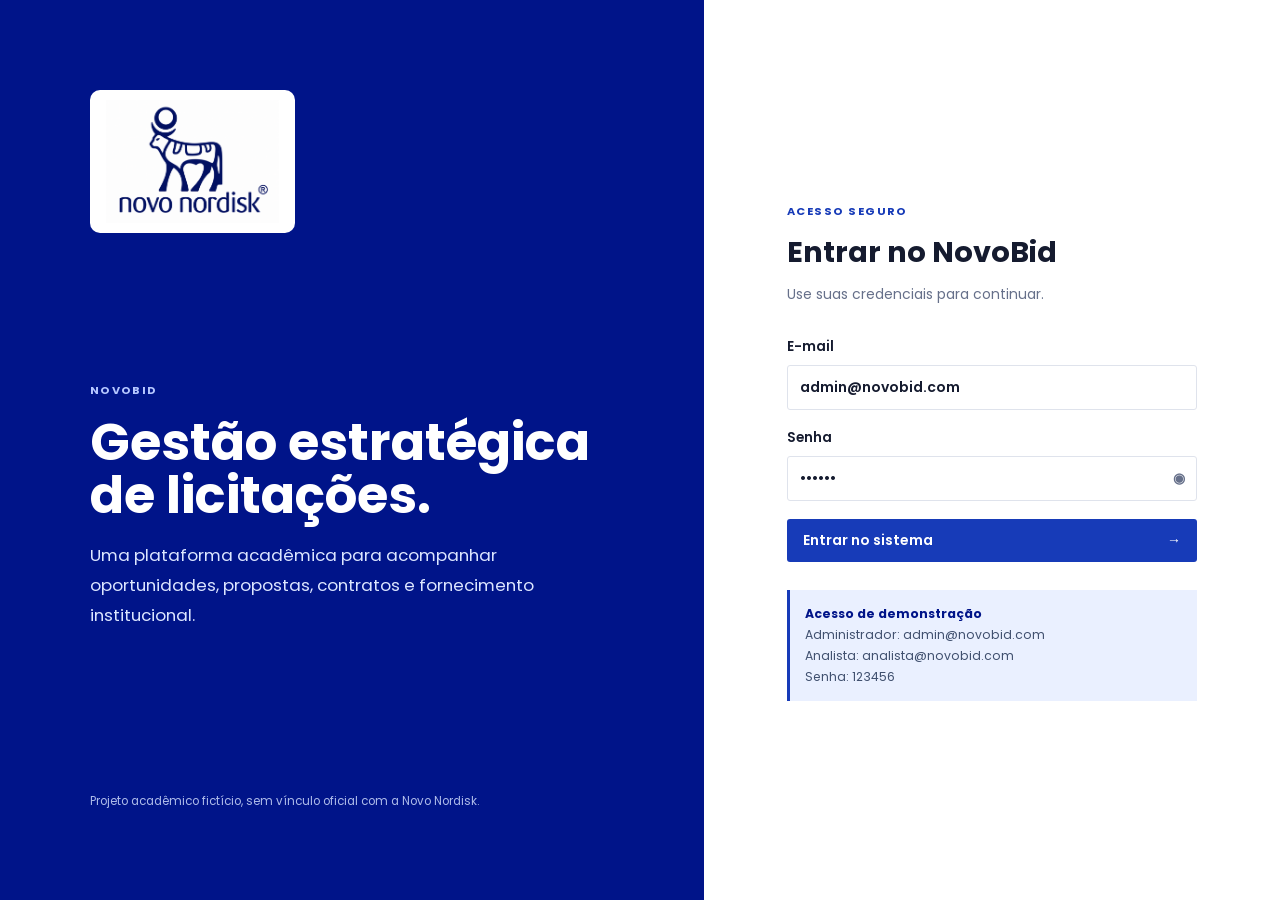
<file: frontend/index.html>
<!DOCTYPE html><html lang="pt-BR"><head><meta charset="UTF-8"><meta name="viewport" content="width=device-width,initial-scale=1"><meta name="theme-color" content="#001489"><title>NovoBid | Acesso</title><link rel="preconnect" href="https://fonts.googleapis.com"><link rel="preconnect" href="https://fonts.gstatic.com" crossorigin><link href="https://fonts.googleapis.com/css2?family=Poppins:wght@400;500;600;700&display=swap" rel="stylesheet"><link rel="stylesheet" href="css/style.css"></head><body class="login-body"><main class="login-layout"><section class="login-brand"><img src="assets/logo-novo-nordisk.png" alt="Novo Nordisk" class="login-logo"><div><span class="eyebrow">NOVOBID</span><h1>Gestão estratégica de licitações.</h1><p>Uma plataforma acadêmica para acompanhar oportunidades, propostas, contratos e fornecimento institucional.</p></div><small>Projeto acadêmico fictício, sem vínculo oficial com a Novo Nordisk.</small></section><section class="login-panel"><form class="login-card" id="login-form"><span class="eyebrow">ACESSO SEGURO</span><h2>Entrar no NovoBid</h2><p>Use suas credenciais para continuar.</p><label class="field"><span>E-mail</span><input type="email" name="email" value="admin@novobid.com" required></label><label class="field"><span>Senha</span><div class="password-wrap"><input id="senha" type="password" name="senha" value="123456" required><button type="button" class="icon-button" id="mostrar-senha" aria-label="Mostrar senha">◉</button></div></label><button class="btn btn-primary btn-large" type="submit">Entrar no sistema <span>→</span></button><div id="login-message" class="form-message"></div><div class="demo-box"><strong>Acesso de demonstração</strong><span>Administrador: admin@novobid.com</span><span>Analista: analista@novobid.com</span><span>Senha: 123456</span></div></form></section></main><script src="js/api.js"></script><script src="js/login.js"></script></body></html>
</file>
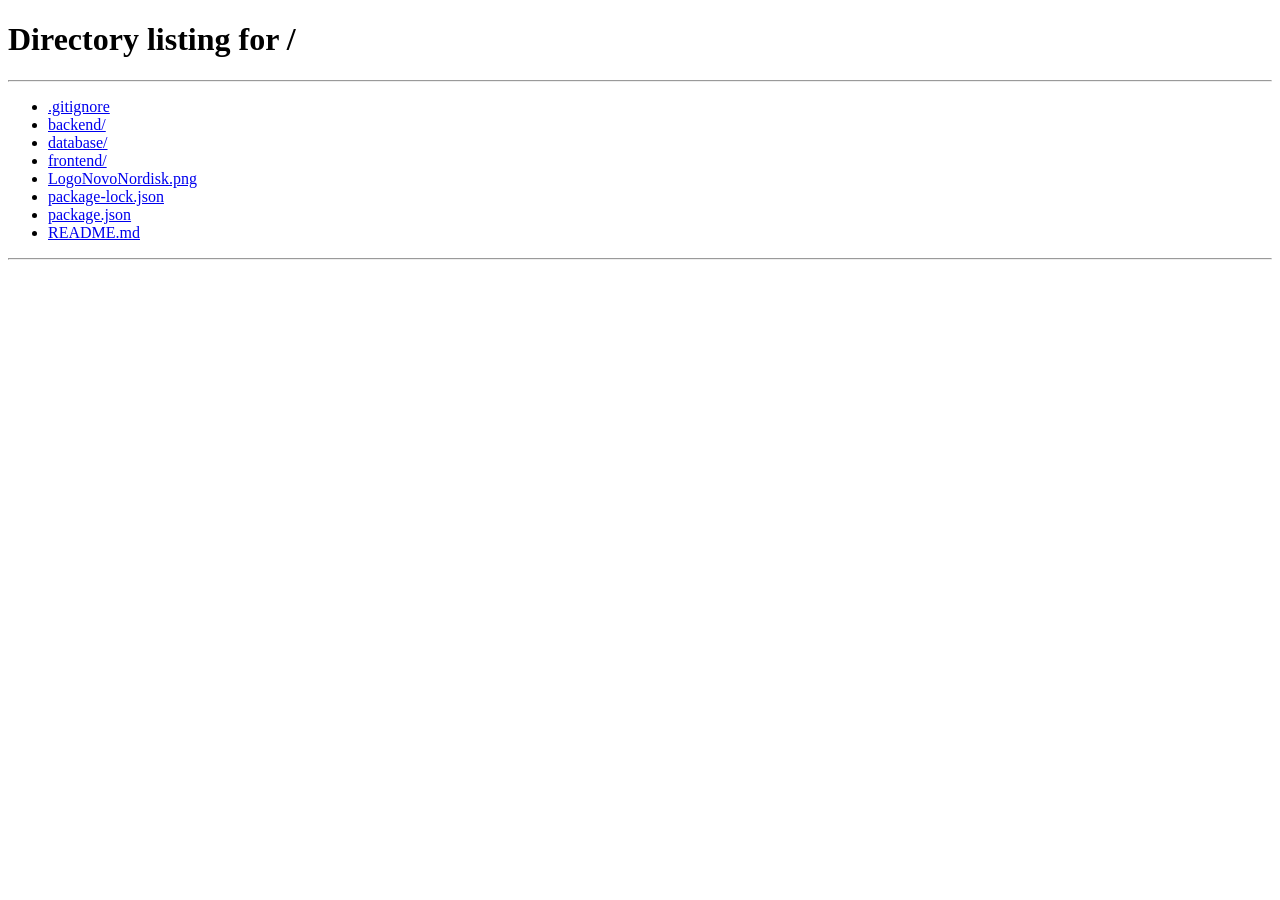
<file: frontend/dashboard.html>
<!DOCTYPE html><html lang="pt-BR"><head><meta charset="UTF-8"><meta name="viewport" content="width=device-width,initial-scale=1"><meta name="theme-color" content="#001489"><title>NovoBid | Gestão de Licitações</title><link rel="preconnect" href="https://fonts.googleapis.com"><link rel="preconnect" href="https://fonts.gstatic.com" crossorigin><link href="https://fonts.googleapis.com/css2?family=Poppins:wght@400;500;600;700&display=swap" rel="stylesheet"><link rel="stylesheet" href="css/style.css"></head><body><div class="app-shell"><aside class="sidebar" id="sidebar"><div class="brand"><img src="assets/logo-novo-nordisk.png" alt="Novo Nordisk"><div><strong>NovoBid</strong><small>Licitações & fornecimento</small></div></div><nav class="menu"><span>GESTÃO</span><button class="active" data-section="dashboard">Visão geral</button><button data-section="licitacoes">Licitações</button><button data-section="contratos">Contratos e entregas</button><span>CADASTROS</span><button data-section="orgaos">Órgãos compradores</button><button data-section="medicamentos">Medicamentos</button><button data-section="responsaveis">Responsáveis</button><button data-section="calendario">Agenda de prazos</button></nav><div class="sidebar-profile"><div class="avatar" id="sidebar-avatar">A</div><div><strong id="sidebar-name">Usuário</strong><small id="sidebar-role">Perfil</small></div><button id="logout" class="logout">Sair</button></div></aside><div class="content-shell"><header class="topbar"><button id="mobile-menu" class="mobile-menu">☰</button><div><p class="breadcrumb">NOVOBID / <span id="breadcrumb-page">Visão geral</span></p><h1 id="page-title">Visão geral</h1></div><button class="btn btn-primary" id="quick-new">+ Nova licitação</button></header><main class="main-content"><section id="dashboard" class="page-section active"><div class="intro"><div><span class="eyebrow">PAINEL OPERACIONAL</span><h2 id="welcome-title">Olá!</h2><p>Priorize os processos com prazo próximo e acompanhe contratos ativos.</p></div><div class="intro-date" id="today"></div></div><div class="stats-grid"><article><small>LICITAÇÕES EM ANDAMENTO</small><strong id="total-abertas">0</strong><span>Processos abertos ou em análise</span></article><article><small>CONTRATOS ATIVOS</small><strong id="total-ativos">R$ 0,00</strong><span>Valor contratado em vigência</span></article><article><small>ÓRGÃOS CADASTRADOS</small><strong id="total-orgaos">0</strong><span>Compradores institucionais</span></article><article><small>MEDICAMENTOS</small><strong id="total-medicamentos">0</strong><span>Itens disponíveis no catálogo</span></article></div><div class="dashboard-grid"><article class="panel"><div class="panel-head"><div><h3>Próximos prazos</h3><p>Licitações que exigem acompanhamento</p></div><button class="text-button" data-go="licitacoes">Ver todas</button></div><div id="upcoming-list" class="priority-list"></div></article><article class="panel chart-panel"><div class="panel-head"><div><h3>Volume por mês</h3><p>Processos cadastrados</p></div></div><canvas id="monthly-chart" height="230"></canvas></article></div></section><section id="licitacoes" class="page-section"><div class="section-toolbar"><input class="search-input" id="busca-licitacoes" placeholder="Pesquisar por processo, órgão ou medicamento"><button class="btn btn-primary" onclick="abrirLicitacao()">+ Nova licitação</button></div><div class="panel table-panel"><table><thead><tr><th>Processo</th><th>Órgão</th><th>Medicamento</th><th>Prazo</th><th>Status</th><th></th></tr></thead><tbody id="lista-licitacoes"></tbody></table></div></section><section id="contratos" class="page-section"><div class="section-toolbar"><input class="search-input" id="busca-contratos" placeholder="Pesquisar contrato ou órgão"><button class="btn btn-primary" onclick="abrirContrato()">+ Novo contrato</button></div><div class="panel table-panel"><table><thead><tr><th>Contrato</th><th>Licitação</th><th>Órgão</th><th>Entrega</th><th>Valor</th><th>Status</th><th></th></tr></thead><tbody id="lista-contratos"></tbody></table></div></section><section id="orgaos" class="page-section"><div class="section-toolbar"><input class="search-input" id="busca-orgaos" placeholder="Pesquisar órgão, cidade ou CNPJ"><button class="btn btn-primary" onclick="abrirOrgao()">+ Novo órgão</button></div><div class="panel table-panel"><table><thead><tr><th>Órgão comprador</th><th>CNPJ</th><th>Localidade</th><th>Contato</th><th>Processos</th><th></th></tr></thead><tbody id="lista-orgaos"></tbody></table></div></section><section id="medicamentos" class="page-section"><div class="section-toolbar"><input class="search-input" id="busca-medicamentos" placeholder="Pesquisar medicamento ou princípio ativo"><button class="btn btn-primary" onclick="abrirMedicamento()">+ Novo medicamento</button></div><div class="panel table-panel"><table><thead><tr><th>Medicamento</th><th>Princípio ativo</th><th>Apresentação</th><th>Estoque</th><th>Validade</th><th></th></tr></thead><tbody id="lista-medicamentos"></tbody></table></div></section><section id="responsaveis" class="page-section"><div class="section-toolbar"><input class="search-input" id="busca-responsaveis" placeholder="Pesquisar nome ou cargo"><button class="btn btn-primary" onclick="abrirResponsavel()">+ Novo responsável</button></div><div class="panel table-panel"><table><thead><tr><th>Responsável</th><th>Cargo</th><th>Contato</th><th>E-mail</th><th>Processos</th><th></th></tr></thead><tbody id="lista-responsaveis"></tbody></table></div></section><section id="calendario" class="page-section"><div class="calendar-controls"><button id="prev-month">←</button><h2 id="calendar-title"></h2><button id="next-month">→</button></div><div class="calendar" id="calendar-grid"></div></section></main><footer>Projeto acadêmico fictício, sem vínculo oficial com a Novo Nordisk.</footer></div></div><div class="modal" id="modal"><div class="modal-card"><div class="modal-header"><div><span class="eyebrow">NOVOBID</span><h2 id="modal-title">Cadastro</h2></div><button onclick="fecharModal()">×</button></div><form id="modal-form"></form></div></div><div class="toast-container" id="toast-container"></div><script src="js/api.js"></script><script src="js/app.js"></script></body></html>
</file>
<file: frontend/css/style.css>
:root{--navy:#001489;--blue:#173bb8;--blue-soft:#eaf0ff;--ink:#151b2f;--muted:#66708a;--line:#dfe3ec;--bg:#f6f7fb;--white:#fff;--danger:#b42318}*{box-sizing:border-box}body{margin:0;font-family:Poppins,Arial,sans-serif;background:var(--bg);color:var(--ink);font-size:14px}button,input,select,textarea{font:inherit}button{cursor:pointer}.login-layout{min-height:100vh;display:grid;grid-template-columns:1.1fr .9fr}.login-brand{background:var(--navy);color:#fff;padding:clamp(40px,7vw,110px);display:flex;flex-direction:column;justify-content:space-between}.login-logo{width:205px;height:auto;background:#fff;padding:10px 16px}.login-brand h1{font-size:clamp(2.3rem,4vw,4.2rem);line-height:1.05;max-width:650px;margin:16px 0}.login-brand p{font-size:1.05rem;max-width:560px;color:#dce6ff;line-height:1.8}.login-brand small{color:#aebce9}.login-panel{display:grid;place-items:center;background:#fff;padding:42px}.login-card{width:min(410px,100%)}.login-card h2{font-size:1.8rem;margin:10px 0}.login-card>p{color:var(--muted);margin:0 0 32px}.eyebrow{font-size:.7rem;font-weight:700;letter-spacing:.13em;color:var(--blue)}.login-brand .eyebrow{color:#b5c7ff}.field{display:grid;gap:8px;margin:18px 0;font-weight:600}.field span{font-size:.84rem}input,select,textarea{width:100%;border:1px solid var(--line);padding:11px 12px;color:var(--ink);background:#fff;border-radius:3px;outline:0}input:focus,select:focus,textarea:focus{border-color:var(--blue);box-shadow:0 0 0 3px #eaf0ff}textarea{min-height:92px;resize:vertical}.password-wrap{position:relative}.password-wrap input{padding-right:46px}.icon-button{position:absolute;right:4px;top:4px;border:0;background:transparent;padding:8px;color:var(--muted)}.btn{border:0;border-radius:3px;padding:11px 16px;font-weight:600}.btn-primary{background:var(--blue);color:#fff}.btn-primary:hover{background:var(--navy)}.btn-large{width:100%;margin-top:12px;display:flex;justify-content:space-between}.demo-box{margin-top:28px;padding:15px;border-left:3px solid var(--blue);background:var(--blue-soft);display:grid;gap:3px;font-size:.77rem;color:#40506f}.demo-box strong{color:var(--navy)}.form-message{color:var(--danger);margin-top:10px}.app-shell{min-height:100vh;display:flex}.sidebar{width:254px;background:var(--navy);color:#fff;display:flex;flex-direction:column;padding:24px 14px;position:fixed;inset:0 auto 0 0}.brand{display:flex;align-items:center;gap:10px;padding:0 10px 32px}.brand img{width:72px;background:#fff;padding:4px}.brand strong,.brand small{display:block}.brand small{font-size:.68rem;color:#becbff}.menu{display:grid;gap:3px}.menu>span{font-size:.64rem;letter-spacing:.12em;color:#9db0ea;padding:17px 12px 6px}.menu button{color:#d7e0ff;text-align:left;border:0;background:transparent;padding:11px 12px;border-left:2px solid transparent;font-weight:500}.menu button:hover,.menu button.active{background:#1229a1;border-left-color:#fff;color:#fff}.sidebar-profile{margin-top:auto;border-top:1px solid #2942ad;padding:18px 10px 0;display:flex;align-items:center;gap:9px}.avatar{width:34px;height:34px;border-radius:50%;display:grid;place-items:center;background:#fff;color:var(--navy);font-weight:700}.sidebar-profile strong,.sidebar-profile small{display:block;font-size:.76rem}.sidebar-profile small{color:#adbef5}.logout{background:transparent;border:0;color:#cbd6ff;margin-left:auto;font-size:.72rem}.content-shell{margin-left:254px;width:calc(100% - 254px);min-height:100vh}.topbar{height:84px;background:#fff;border-bottom:1px solid var(--line);display:flex;align-items:center;justify-content:space-between;padding:0 42px}.topbar h1{font-size:1.25rem;margin:2px 0}.breadcrumb{font-size:.68rem;font-weight:600;color:var(--muted);margin:0;letter-spacing:.05em}.main-content{padding:34px 42px}.page-section{display:none}.page-section.active{display:block}.intro{background:#fff;border-left:4px solid var(--blue);padding:24px 28px;display:flex;justify-content:space-between;align-items:center}.intro h2{font-size:1.65rem;margin:4px 0}.intro p{margin:0;color:var(--muted)}.intro-date{font-weight:600;color:var(--muted)}.stats-grid{display:grid;grid-template-columns:repeat(4,1fr);gap:14px;margin:20px 0}.stats-grid article,.panel{background:#fff;border:1px solid var(--line)}.stats-grid article{padding:18px}.stats-grid small{display:block;font-size:.64rem;font-weight:700;color:var(--muted);letter-spacing:.06em}.stats-grid strong{display:block;font-size:1.65rem;margin:7px 0;color:var(--navy)}.stats-grid span{font-size:.72rem;color:var(--muted)}.dashboard-grid{display:grid;grid-template-columns:1.45fr 1fr;gap:20px}.panel{padding:20px}.panel-head{display:flex;justify-content:space-between;align-items:flex-start;margin-bottom:16px}.panel h3{margin:0;font-size:1rem}.panel p{margin:3px 0 0;color:var(--muted);font-size:.77rem}.text-button{border:0;background:none;color:var(--blue);font-weight:600}.priority-list{display:grid}.priority{display:grid;grid-template-columns:50px 1fr auto;gap:12px;align-items:center;padding:13px 0;border-top:1px solid var(--line)}.priority:first-child{border-top:0}.date-box{background:var(--blue-soft);color:var(--navy);padding:6px;text-align:center;font-size:.72rem}.date-box strong{display:block;font-size:1rem}.priority b,.priority small{display:block}.priority small{color:var(--muted);font-size:.73rem}.section-toolbar{display:flex;gap:12px;justify-content:space-between;margin-bottom:18px}.search-input{max-width:430px}.table-panel{padding:0;overflow:auto}table{width:100%;border-collapse:collapse;min-width:700px}th{text-align:left;padding:13px 18px;background:#f1f3f8;color:#5d6780;font-size:.67rem;letter-spacing:.05em}td{padding:15px 18px;border-top:1px solid var(--line);vertical-align:middle}td strong,td small{display:block}td small{font-size:.72rem;color:var(--muted);margin-top:2px}.status{font-size:.7rem;font-weight:600;padding:5px 8px;border-radius:20px;white-space:nowrap}.status-editais,.status-proposta,.status-análise{color:#8a5000;background:#fff1d8}.status-aprovada,.status-ativo,.status-concluído{color:#14633e;background:#e4f5eb}.status-entrega{color:#153c9e;background:#e8efff}.status-cancelada{color:#a31c1c;background:#ffeaea}.action{border:0;background:transparent;color:var(--blue);font-weight:600;padding:3px}.action.danger{color:var(--danger)}.calendar-controls{display:flex;align-items:center;justify-content:center;gap:18px;margin:10px 0 18px}.calendar-controls button{border:1px solid var(--line);background:#fff;width:34px;height:34px}.calendar{display:grid;grid-template-columns:repeat(7,1fr);background:var(--line);gap:1px;border:1px solid var(--line)}.calendar>div{min-height:105px;background:#fff;padding:8px;font-size:.76rem}.calendar-head{min-height:auto!important;background:#f1f3f8!important;text-align:center;font-weight:700;color:var(--muted)}.calendar-event{display:block;background:var(--blue-soft);color:var(--navy);padding:3px;margin-top:4px;overflow:hidden;text-overflow:ellipsis;white-space:nowrap}.muted-day{background:#fafbfc!important;color:#aab1c1}.modal{position:fixed;inset:0;background:#0b143c99;display:none;place-items:center;padding:18px;z-index:4}.modal.open{display:grid}.modal-card{background:#fff;width:min(680px,100%);max-height:90vh;overflow:auto}.modal-header{padding:20px 24px;border-bottom:1px solid var(--line);display:flex;justify-content:space-between}.modal-header h2{margin:4px 0 0;font-size:1.2rem}.modal-header button{font-size:1.5rem;border:0;background:0;color:var(--muted)}#modal-form{padding:24px}.form-grid{display:grid;grid-template-columns:1fr 1fr;gap:0 16px}.full{grid-column:1/-1}.form-actions{display:flex;justify-content:flex-end;gap:10px;margin-top:8px}.btn-light{background:#edf0f6}.toast-container{position:fixed;right:20px;bottom:20px;z-index:6}.toast{background:#182446;color:white;padding:13px 16px;margin-top:8px;font-size:.8rem}.toast.error{background:#a32929}footer{padding:20px 42px;color:#7d869b;font-size:.68rem}.mobile-menu{display:none}@media(max-width:1000px){.stats-grid{grid-template-columns:repeat(2,1fr)}.dashboard-grid{grid-template-columns:1fr}.sidebar{transform:translateX(-100%);transition:.2s;z-index:3}.sidebar.open{transform:none}.content-shell{margin:0;width:100%}.mobile-menu{display:block;border:0;background:transparent;font-size:1.3rem;margin-right:12px}.topbar{justify-content:flex-start;padding:0 22px}.topbar .btn{margin-left:auto}.main-content{padding:24px 22px}}@media(max-width:620px){.login-layout{grid-template-columns:1fr}.login-brand{min-height:40vh;padding:35px}.login-brand h1{font-size:2.2rem}.login-panel{padding:35px 24px}.stats-grid{grid-template-columns:1fr}.intro{display:block}.intro-date{margin-top:15px}.topbar .btn{display:none}.main-content{padding:18px 14px}.section-toolbar{align-items:stretch;flex-direction:column}.search-input{max-width:none}.form-grid{grid-template-columns:1fr}.calendar>div{min-height:75px;font-size:.62rem}footer{padding:18px 14px}}

.brand img,.login-logo{border-radius:10px}
</file>
